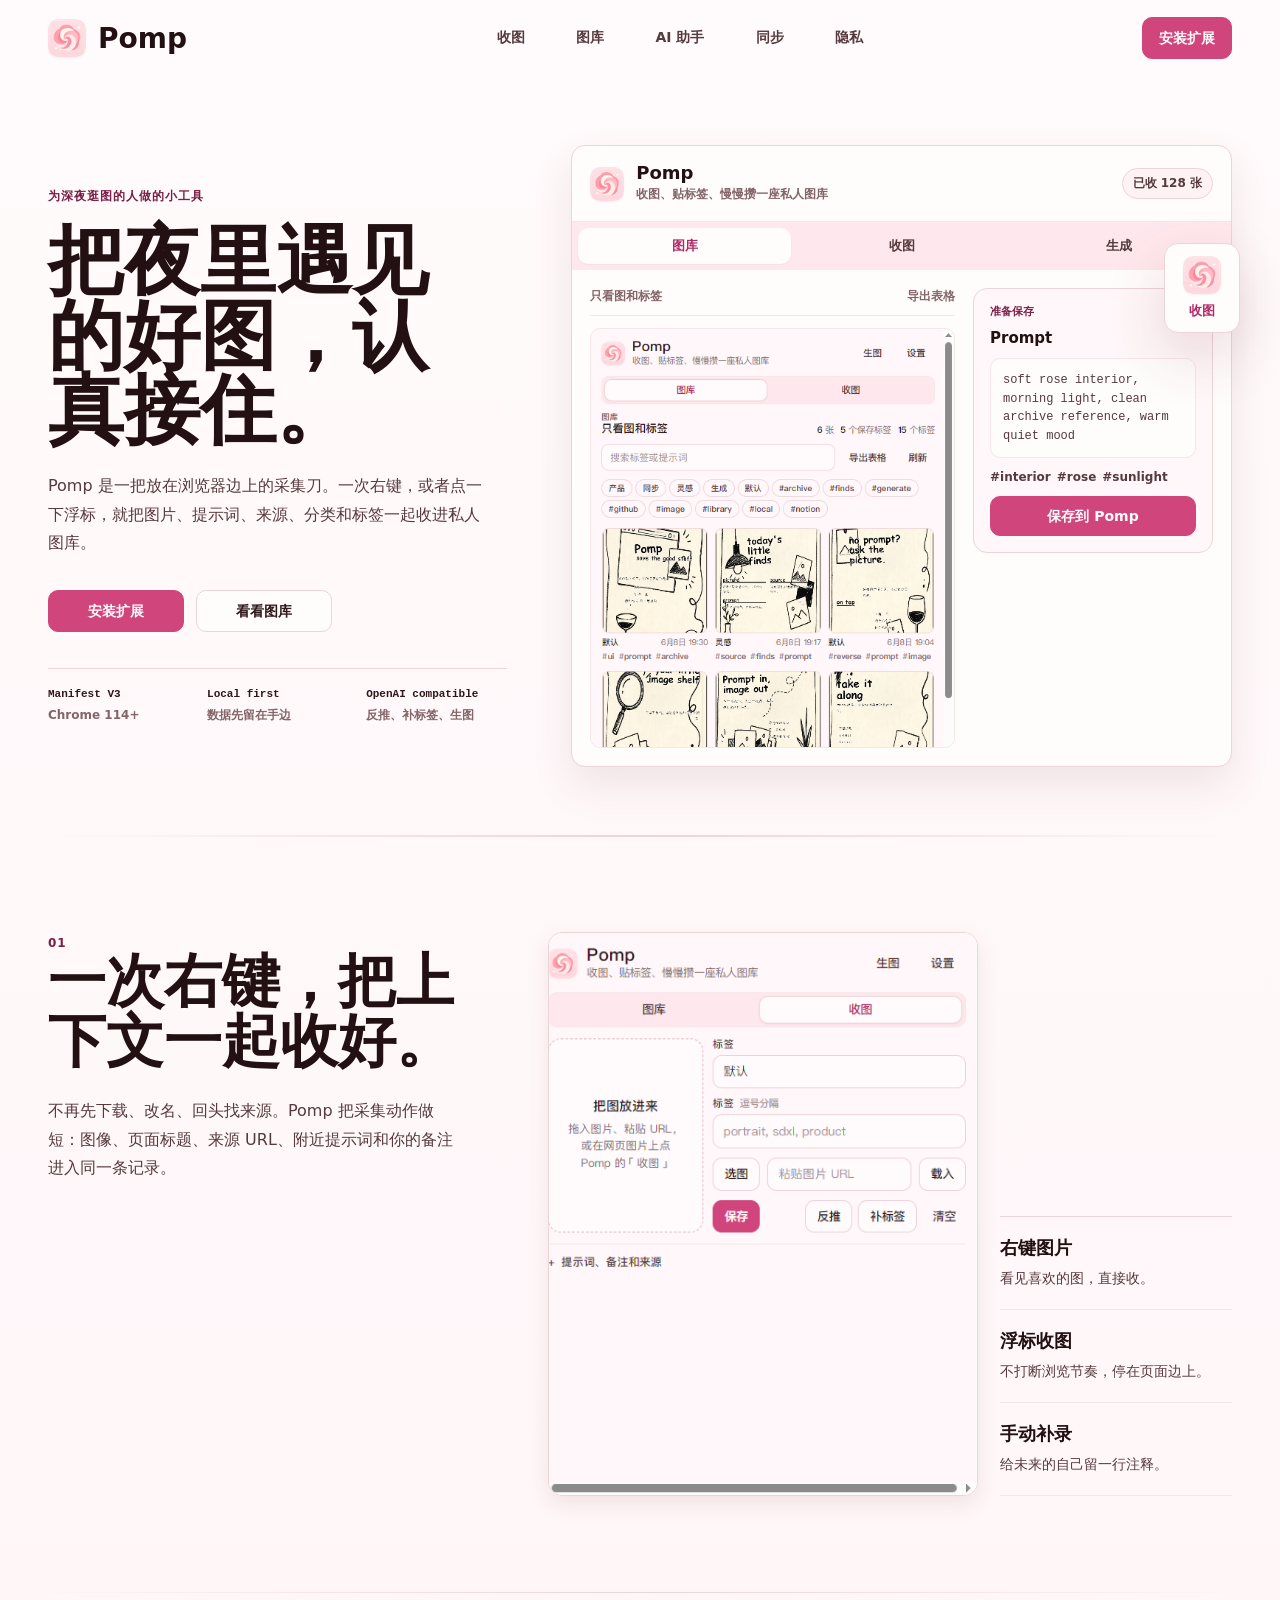
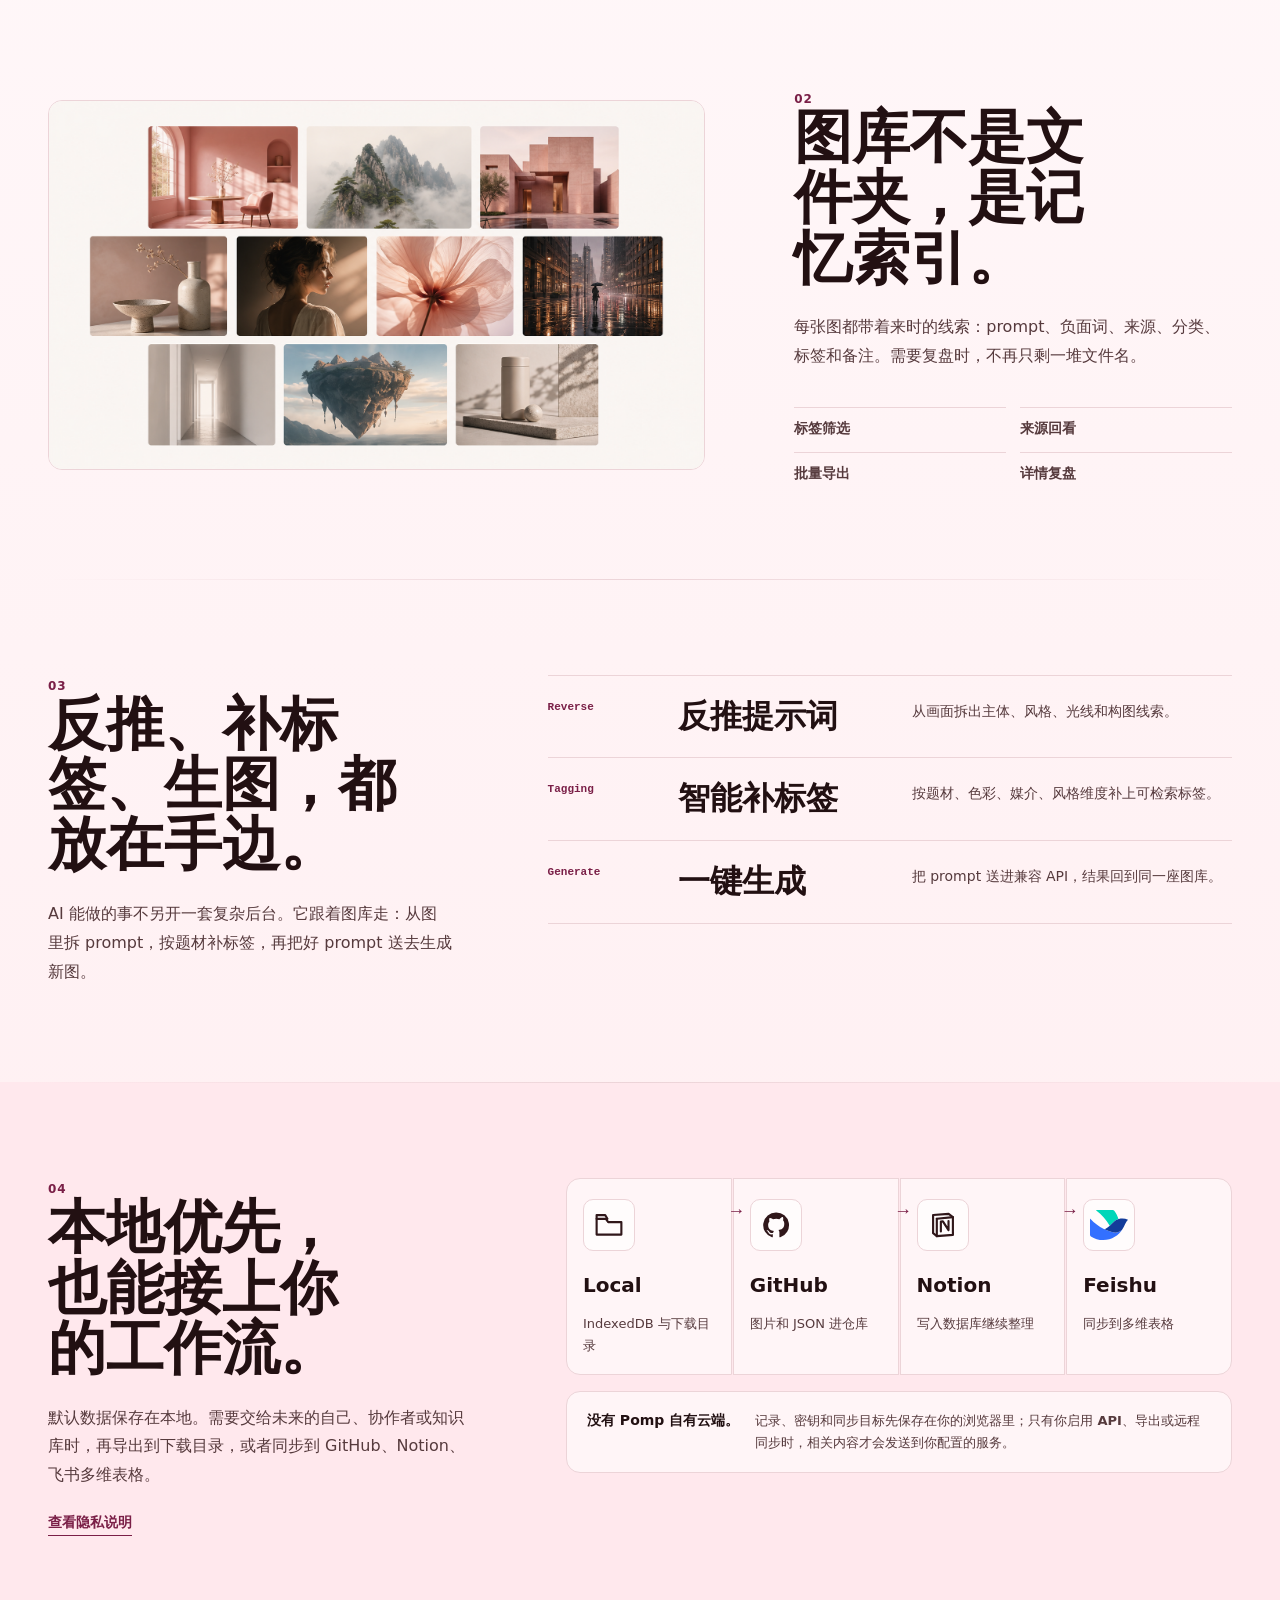
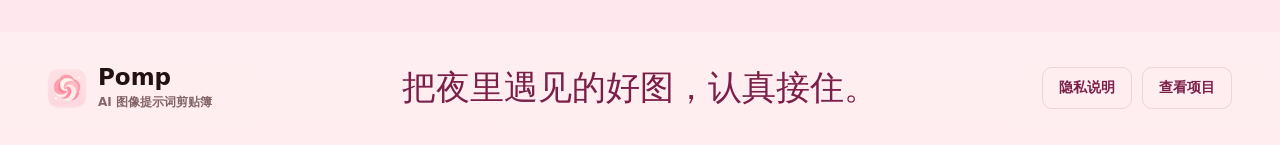
<file: index.html>
<!doctype html>
<html lang="zh-CN">
  <head>
    <meta charset="utf-8" />
    <meta name="viewport" content="width=device-width, initial-scale=1, viewport-fit=cover" />
    <meta
      name="description"
      content="Pomp 是给独立 AI 图像创作者准备的 Chrome 扩展，把图片、提示词、来源、标签和生成记录收成一座私人图库。"
    />
    <title>Pomp | AI 图像提示词剪贴簿</title>
    <link rel="icon" href="assets/pomp-icon48.png" />
    <link rel="stylesheet" href="styles.css" />
  </head>
  <body>
    <header class="site-header" aria-label="页面导航">
      <a class="brand" href="#top" aria-label="Pomp 首页">
        <img src="assets/pomp-icon48.png" alt="" width="48" height="48" decoding="async" />
        <span>Pomp</span>
      </a>

      <nav class="site-nav" aria-label="主要导航">
        <a href="#capture">收图</a>
        <a href="#archive">图库</a>
        <a href="#assist">AI 助手</a>
        <a href="#sync">同步</a>
        <a href="privacy.html">隐私</a>
      </nav>

      <a class="nav-action" href="https://github.com/Charlo-O/POMP" target="_blank" rel="noreferrer">
        安装扩展
      </a>
    </header>

    <main id="top">
      <section class="hero" aria-labelledby="hero-title">
        <div class="hero-copy">
          <p class="hero-mark">为深夜逛图的人做的小工具</p>
          <h1 id="hero-title">把夜里遇见的好图，认真接住。</h1>
          <p class="hero-lede">
            Pomp 是一把放在浏览器边上的采集刀。一次右键，或者点一下浮标，就把图片、提示词、来源、分类和标签一起收进私人图库。
          </p>

          <div class="hero-actions" aria-label="主要操作">
            <a class="button primary" href="https://github.com/Charlo-O/POMP" target="_blank" rel="noreferrer">
              安装扩展
            </a>
            <a class="button secondary" href="#archive">看看图库</a>
          </div>

          <dl class="hero-facts" aria-label="Pomp 特性">
            <div>
              <dt>Manifest V3</dt>
              <dd>Chrome 114+</dd>
            </div>
            <div>
              <dt>Local first</dt>
              <dd>数据先留在手边</dd>
            </div>
            <div>
              <dt>OpenAI compatible</dt>
              <dd>反推、补标签、生图</dd>
            </div>
          </dl>
        </div>

        <div class="hero-stage" aria-label="Pomp 产品预览">
          <div class="product-shell">
            <div class="shell-top">
              <div class="shell-brand">
                <img src="assets/pomp-icon48.png" alt="" width="48" height="48" decoding="async" />
                <div>
                  <strong>Pomp</strong>
                  <span>收图、贴标签、慢慢攒一座私人图库</span>
                </div>
              </div>
              <span class="shell-status">已收 128 张</span>
            </div>

            <div class="shell-tabs" role="tablist" aria-label="产品预览标签">
              <span class="active" role="tab" aria-selected="true">图库</span>
              <span role="tab">收图</span>
              <span role="tab">生成</span>
            </div>

            <div class="workspace-preview">
              <div class="archive-preview">
                <div class="toolbar">
                  <span>只看图和标签</span>
                  <span>导出表格</span>
                </div>
                <img
                  src="assets/source-library.png"
                  alt="Pomp 弹窗内的图库界面，包含图片网格、搜索栏和标签筛选"
                  width="488"
                  height="640"
                  decoding="async"
                  fetchpriority="high"
                />
              </div>

              <aside class="save-card" aria-label="收图卡片示例">
                <span class="card-label">准备保存</span>
                <strong>Prompt</strong>
                <p>soft rose interior, morning light, clean archive reference, warm quiet mood</p>
                <div class="tag-list">
                  <span>#interior</span>
                  <span>#rose</span>
                  <span>#sunlight</span>
                </div>
                <button type="button">保存到 Pomp</button>
              </aside>
            </div>
          </div>

          <div class="float-capture" aria-hidden="true">
            <img src="assets/pomp-icon48.png" alt="" width="48" height="48" decoding="async" />
            <span>收图</span>
          </div>
        </div>
      </section>

      <section id="capture" class="capture section-grid" aria-labelledby="capture-title">
        <div class="section-copy">
          <span class="section-index">01</span>
          <h2 id="capture-title">一次右键，把上下文一起收好。</h2>
          <p>
            不再先下载、改名、回头找来源。Pomp 把采集动作做短：图像、页面标题、来源 URL、附近提示词和你的备注进入同一条记录。
          </p>
        </div>

        <div class="capture-demo">
          <img
            src="assets/source-capture.png"
            alt="Pomp 收图页面，左侧可拖入图片，右侧可填写标签和提示词"
            width="488"
            height="640"
            loading="lazy"
            decoding="async"
          />
          <div class="capture-notes" aria-label="收图方式">
            <div>
              <strong>右键图片</strong>
              <span>看见喜欢的图，直接收。</span>
            </div>
            <div>
              <strong>浮标收图</strong>
              <span>不打断浏览节奏，停在页面边上。</span>
            </div>
            <div>
              <strong>手动补录</strong>
              <span>给未来的自己留一行注释。</span>
            </div>
          </div>
        </div>
      </section>

      <section id="archive" class="archive" aria-labelledby="archive-title">
        <div class="archive-media">
          <img
            src="assets/archive-contact-sheet.png"
            alt="由多张 AI 图像组成的私人图库拼贴"
            width="1792"
            height="1024"
            loading="lazy"
            decoding="async"
          />
        </div>

        <div class="section-copy archive-copy">
          <span class="section-index">02</span>
          <h2 id="archive-title">图库不是文件夹，是记忆索引。</h2>
          <p>
            每张图都带着来时的线索：prompt、负面词、来源、分类、标签和备注。需要复盘时，不再只剩一堆文件名。
          </p>
          <div class="archive-list" aria-label="图库能力">
            <span>标签筛选</span>
            <span>来源回看</span>
            <span>批量导出</span>
            <span>详情复盘</span>
          </div>
        </div>
      </section>

      <section id="assist" class="assist section-grid" aria-labelledby="assist-title">
        <div class="section-copy">
          <span class="section-index">03</span>
          <h2 id="assist-title">反推、补标签、生图，都放在手边。</h2>
          <p>
            AI 能做的事不另开一套复杂后台。它跟着图库走：从图里拆 prompt，按题材补标签，再把好 prompt 送去生成新图。
          </p>
        </div>

        <div class="tool-stack" aria-label="AI 助手工作流">
          <article>
            <span>Reverse</span>
            <strong>反推提示词</strong>
            <p>从画面拆出主体、风格、光线和构图线索。</p>
          </article>
          <article>
            <span>Tagging</span>
            <strong>智能补标签</strong>
            <p>按题材、色彩、媒介、风格维度补上可检索标签。</p>
          </article>
          <article>
            <span>Generate</span>
            <strong>一键生成</strong>
            <p>把 prompt 送进兼容 API，结果回到同一座图库。</p>
          </article>
        </div>
      </section>

      <section id="sync" class="sync" aria-labelledby="sync-title">
        <div class="section-copy">
          <span class="section-index">04</span>
          <h2 id="sync-title">本地优先，也能接上你的工作流。</h2>
          <p>
            默认数据保存在本地。需要交给未来的自己、协作者或知识库时，再导出到下载目录，或者同步到 GitHub、Notion、飞书多维表格。
          </p>
          <a class="text-link" href="privacy.html">查看隐私说明</a>
        </div>

        <div class="sync-panel">
          <div class="sync-flow" aria-label="同步路径">
            <div>
              <svg class="sync-icon local-icon" viewBox="0 0 32 32" aria-hidden="true">
                <path d="M5 10.5h8.2l2.1 3H27v11H5z" />
                <path d="M5 10.5V7.2h7.6l2 3.3" />
              </svg>
              <strong>Local</strong>
              <span>IndexedDB 与下载目录</span>
            </div>
            <div>
              <svg class="sync-icon github-icon" viewBox="0 0 32 32" aria-hidden="true">
                <path
                  d="M16 4.2a12 12 0 0 0-3.8 23.4c.6.1.8-.2.8-.6v-2.2c-3.3.7-4-1.4-4-1.4-.5-1.3-1.3-1.7-1.3-1.7-1.1-.7.1-.7.1-.7 1.2.1 1.9 1.3 1.9 1.3 1.1 1.9 2.9 1.3 3.6 1 .1-.8.4-1.3.8-1.6-2.7-.3-5.5-1.3-5.5-5.9 0-1.3.5-2.4 1.2-3.2-.1-.3-.5-1.6.1-3.2 0 0 1-.3 3.3 1.2a11.2 11.2 0 0 1 6 0C21.5 8.1 22.5 8.4 22.5 8.4c.6 1.6.2 2.9.1 3.2.8.8 1.2 1.9 1.2 3.2 0 4.6-2.8 5.6-5.5 5.9.5.4.9 1.2.9 2.4V27c0 .4.2.7.8.6A12 12 0 0 0 16 4.2z"
                />
              </svg>
              <strong>GitHub</strong>
              <span>图片和 JSON 进仓库</span>
            </div>
            <div>
              <svg class="sync-icon notion-icon" viewBox="0 0 32 32" aria-hidden="true">
                <path d="M7.2 7.1 21 6.1l3.8 2.8v15.9l-14.3 1.1-3.3-2.6z" />
                <path d="M10.5 10.4 24.8 9" />
                <path d="M10.5 10.4v15.5" />
                <path d="M14.1 21.8v-8.9l1.8-.1 5 7.7v-8.1" />
              </svg>
              <strong>Notion</strong>
              <span>写入数据库继续整理</span>
            </div>
            <div>
              <svg class="sync-icon feishu-icon" viewBox="62.16 94.5 407.87 324.19" aria-hidden="true">
                <path
                  d="M274.18 264.785q.515-.517 1.03-1.027c.685-.688 1.372-1.258 2.056-1.945l1.37-1.372 4.118-4.113 5.598-5.601 4.8-4.797 4.575-4.457 4.796-4.688 4.344-4.344 6.059-6.054c1.14-1.145 2.285-2.29 3.543-3.317 2.168-2.054 4.457-4 6.855-5.828 2.172-1.715 4.344-3.312 6.516-4.914 3.082-2.172 6.398-4.344 9.71-6.285 3.204-1.941 6.63-3.656 10.06-5.371 3.199-1.602 6.515-2.973 9.827-4.23 1.829-.684 3.774-1.372 5.602-2.055.914-.344 1.941-.688 2.856-.914-8.57-33.715-24.227-64.575-45.258-90.86-4.114-5.14-10.399-8.113-17.028-8.113H130.754c-3.203 0-4.457 4-1.945 5.941 59.543 43.66 109.144 99.887 145.03 164.801 0-.226.227-.34.34-.457m0 0"
                  fill="#00d6b9"
                />
                <path
                  d="M204.79 418.691c90.288 0 169.03-49.828 210.058-123.543 1.488-2.628 2.859-5.257 4.23-7.882q-3.087 6-6.86 11.312l-2.741 3.77c-1.141 1.488-2.399 2.972-3.657 4.457-1.03 1.144-2.058 2.285-3.086 3.316-2.058 2.172-4.343 4.227-6.629 6.172a53 53 0 0 1-3.886 3.2c-1.598 1.144-3.086 2.284-4.684 3.429-1.031.683-2.058 1.371-3.086 1.941-1.144.684-2.172 1.258-3.316 1.942a131 131 0 0 1-6.969 3.543c-2.059.918-4.117 1.828-6.289 2.515-2.285.801-4.57 1.602-6.969 2.285-3.543.914-7.086 1.715-10.742 2.286-2.629.457-5.258.687-8 .914-2.86.23-5.601.23-8.457.23-3.086 0-6.289-.23-9.488-.57a83 83 0 0 1-7.086-1.031c-2.055-.34-4.113-.801-6.168-1.258-1.031-.227-2.176-.57-3.203-.797-2.973-.8-6.055-1.602-9.028-2.516-1.488-.457-2.972-.914-4.457-1.258-2.172-.683-4.457-1.37-6.629-2.058-1.828-.57-3.656-1.14-5.37-1.711q-2.573-.86-5.145-1.715c-1.14-.344-2.285-.8-3.543-1.144-1.371-.457-2.856-1.028-4.227-1.485-1.027-.344-2.058-.687-2.972-1.027-1.942-.688-4-1.488-5.942-2.172-1.144-.457-2.285-.914-3.43-1.258-1.484-.57-3.085-1.144-4.57-1.828-1.601-.687-3.203-1.258-4.8-1.945-1.028-.457-2.06-.797-3.087-1.258-1.257-.57-2.628-1.027-3.886-1.598-1.028-.457-1.942-.8-2.969-1.258l-3.086-1.37c-.914-.344-1.832-.801-2.746-1.145a44 44 0 0 1-2.512-1.14c-.8-.345-1.715-.802-2.515-1.145-.914-.344-1.715-.801-2.512-1.141-1.031-.457-2.172-1.031-3.203-1.484-1.14-.575-2.285-1.032-3.426-1.602-1.258-.574-2.402-1.144-3.66-1.715-1.027-.457-2.055-1.027-3.082-1.484-54.172-26.973-102.172-63.086-143.09-106.746-2.055-2.172-5.71-.684-5.71 2.289l.112 154.398v12.57c0 7.317 3.543 14.06 9.598 18.172 38.172 24.801 83.773 39.543 132.914 39.543m0 0"
                  fill="#3370ff"
                />
                <path
                  d="M470.035 201.121c-18.285-9.031-38.86-14.059-60.687-14.059-12.914 0-25.485 1.829-37.371 5.141-1.372.344-2.743.8-4.114 1.258-.914.344-1.941.574-2.855.914-1.945.688-3.774 1.375-5.602 2.059-3.316 1.257-6.629 2.742-9.828 4.23-3.43 1.598-6.742 3.426-10.058 5.371a128 128 0 0 0-9.715 6.285c-2.285 1.602-4.457 3.2-6.512 4.914a154 154 0 0 0-6.86 5.828c-1.14 1.141-2.398 2.172-3.542 3.313l-6.055 6.059-4.344 4.343-4.8 4.684-4.57 4.46-4.802 4.798-11.086 11.086c-.687.687-1.37 1.37-2.058 1.945l-1.028 1.027c-.457.457-1.027 1.028-1.601 1.485-.57.57-1.14 1.031-1.711 1.601a244.4 244.4 0 0 1-49.828 35.313c1.027.457 2.168 1.027 3.199 1.488.8.34 1.715.797 2.512 1.14.8.344 1.715.801 2.515 1.145.801.344 1.602.684 2.516 1.14.914.345 1.828.802 2.742 1.145l3.086 1.371c1.027.457 1.942.801 2.969 1.258 1.258.57 2.629 1.028 3.887 1.598 1.03.46 2.058.8 3.086 1.258 1.601.687 3.199 1.258 4.8 1.945 1.485.57 3.086 1.14 4.57 1.828 1.145.457 2.286.914 3.43 1.258 1.946.684 4 1.484 5.946 2.172a81 81 0 0 1 2.968 1.027c1.371.457 2.856 1.028 4.23 1.485 1.141.343 2.286.8 3.544 1.14q2.567.86 5.14 1.719c1.829.57 3.657 1.14 5.372 1.71 2.171.688 4.457 1.376 6.628 2.06 1.489.457 2.973.914 4.457 1.257 2.973.914 5.942 1.715 9.032 2.512 1.027.344 2.168.574 3.199.8 2.055.458 4.113.915 6.172 1.259 2.398.457 4.683.8 7.082 1.03 3.203.34 6.402.571 9.488.571 2.856 0 5.715 0 8.457-.23 2.63-.227 5.371-.457 8-.914 3.656-.57 7.2-1.371 10.742-2.286 2.399-.683 4.688-1.37 6.973-2.285 2.172-.8 4.227-1.601 6.285-2.515 2.399-1.028 4.684-2.285 6.973-3.543 1.14-.57 2.168-1.258 3.312-1.942 1.028-.687 2.059-1.257 3.086-1.945 1.602-1.027 3.2-2.168 4.684-3.426a52 52 0 0 0 3.887-3.203c2.289-1.941 4.457-4 6.628-6.168 1.032-1.031 2.06-2.172 3.086-3.316 1.258-1.485 2.516-2.969 3.657-4.457.918-1.258 1.828-2.512 2.742-3.77 2.515-3.543 4.8-7.316 6.86-11.199l2.284-4.688 21.145-42.171v.113c6.742-14.742 16.226-28.113 27.656-39.426m0 0"
                  fill="#133c9a"
                />
              </svg>
              <strong>Feishu</strong>
              <span>同步到多维表格</span>
            </div>
          </div>

          <div class="privacy-strip" aria-label="隐私承诺">
            <strong>没有 Pomp 自有云端。</strong>
            <span>记录、密钥和同步目标先保存在你的浏览器里；只有你启用 API、导出或远程同步时，相关内容才会发送到你配置的服务。</span>
          </div>
        </div>
      </section>
    </main>

    <footer class="site-footer">
      <div class="footer-brand">
        <img src="assets/pomp-icon48.png" alt="" width="48" height="48" loading="lazy" decoding="async" />
        <div>
          <strong>Pomp</strong>
          <span>AI 图像提示词剪贴簿</span>
        </div>
      </div>
      <p>把夜里遇见的好图，认真接住。</p>
      <div class="footer-links">
        <a href="privacy.html">隐私说明</a>
        <a href="https://github.com/Charlo-O/POMP" target="_blank" rel="noreferrer">查看项目</a>
      </div>
    </footer>
  </body>
</html>
</file>
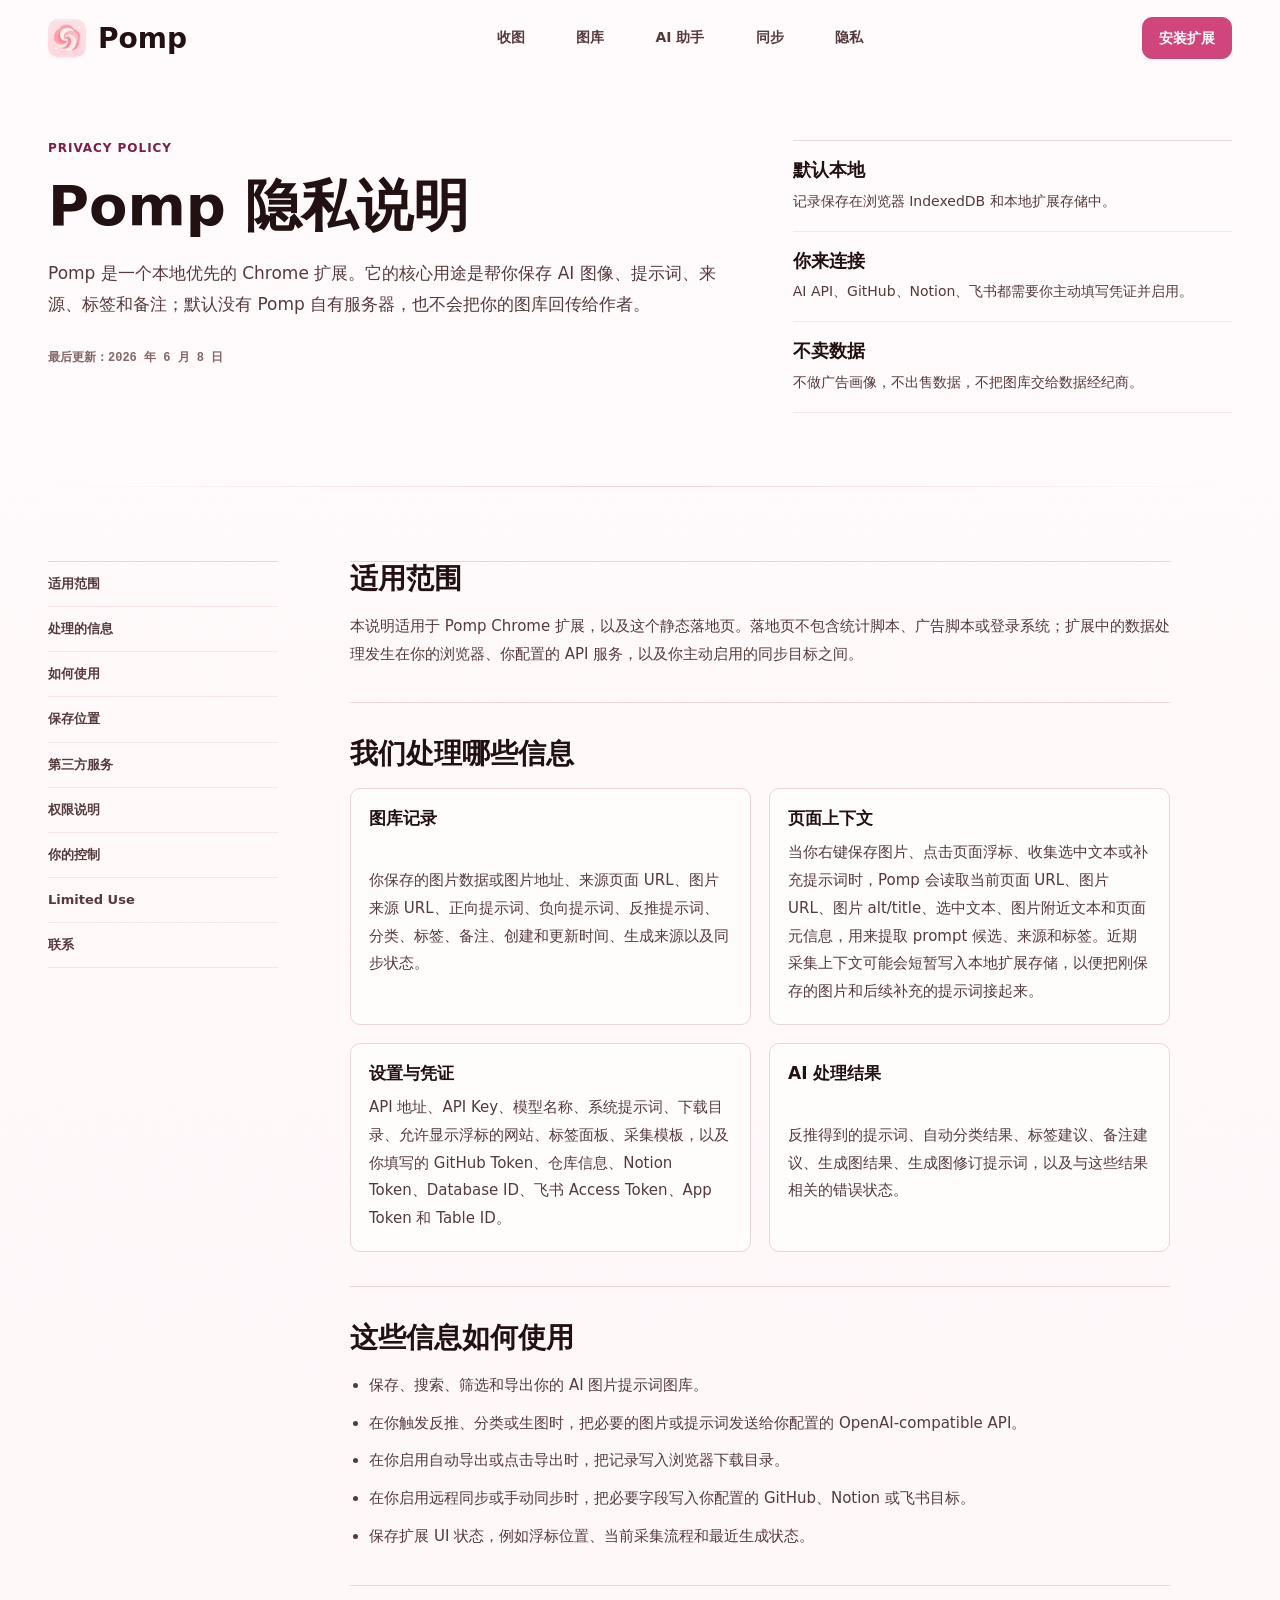
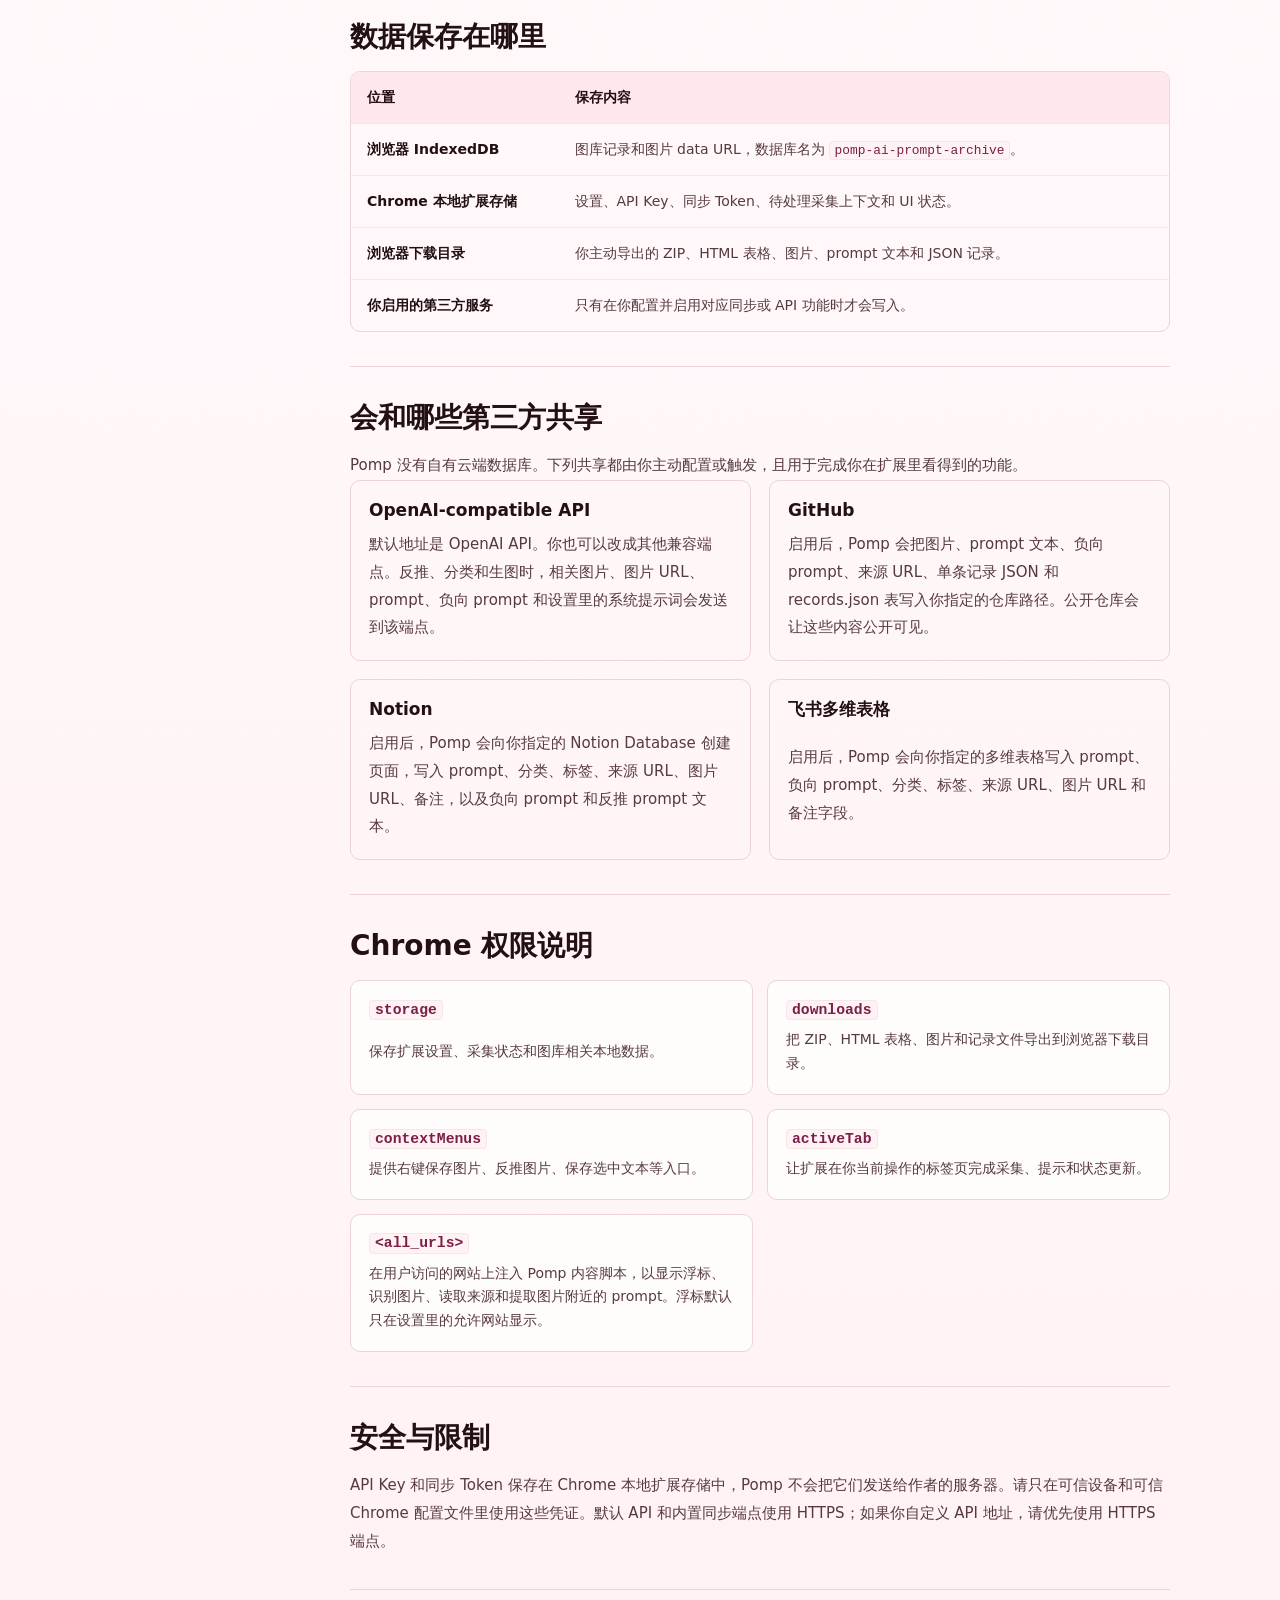
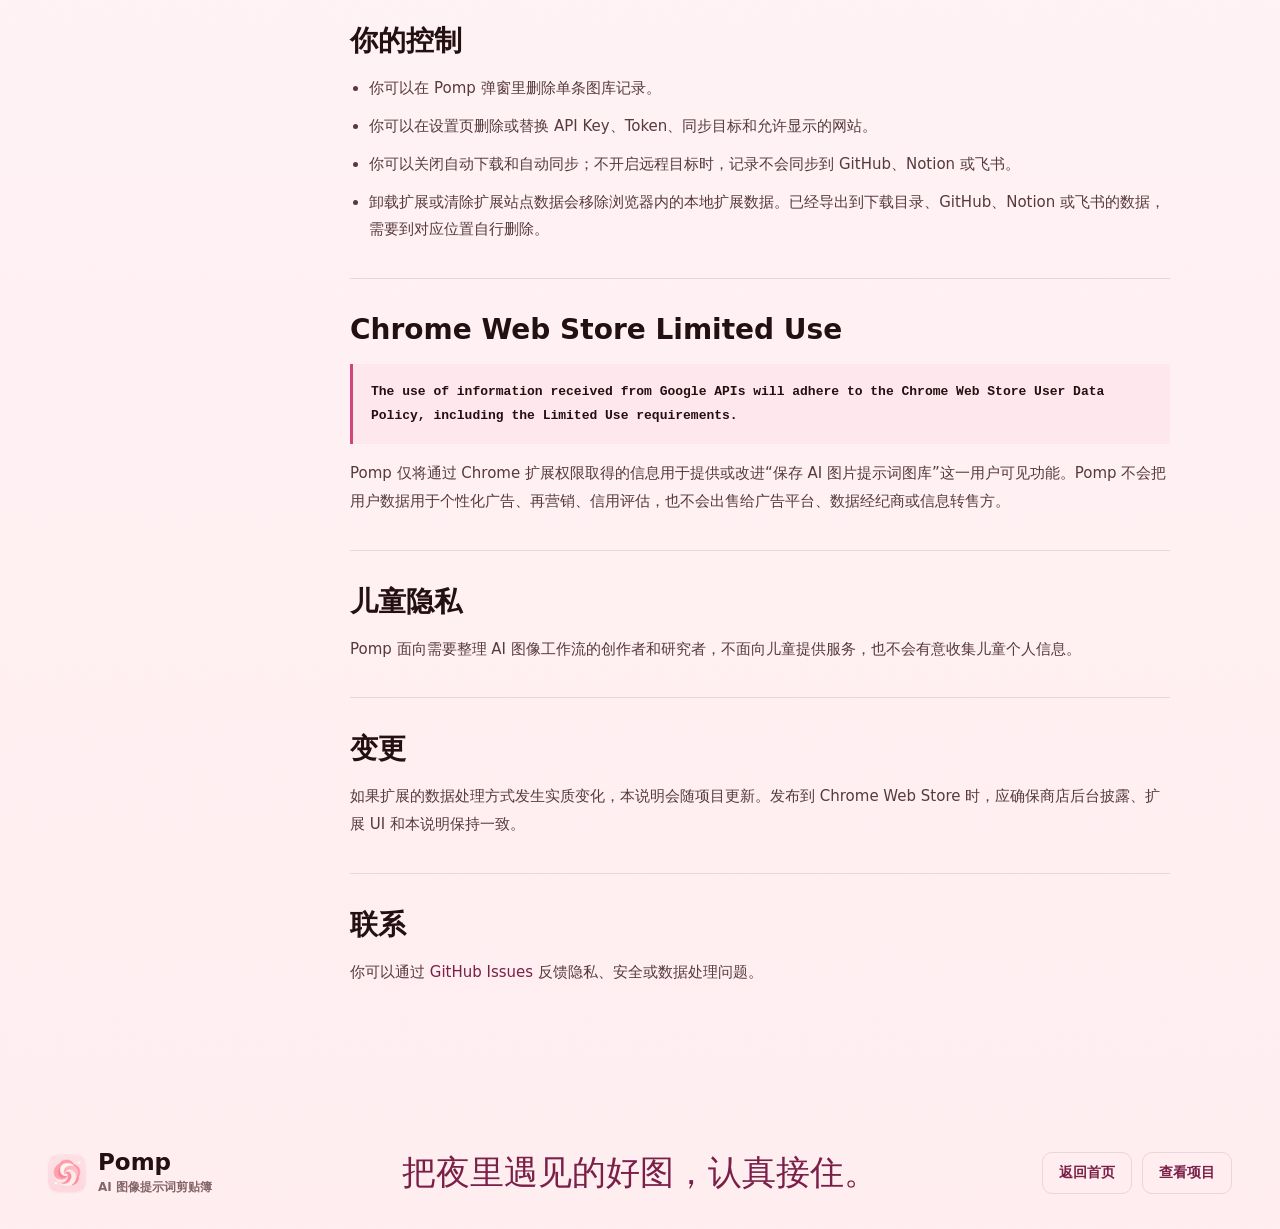
<file: privacy.html>
<!doctype html>
<html lang="zh-CN">
  <head>
    <meta charset="utf-8" />
    <meta name="viewport" content="width=device-width, initial-scale=1, viewport-fit=cover" />
    <meta
      name="description"
      content="Pomp 隐私说明：了解这个本地优先 Chrome 扩展如何保存 AI 图片、提示词、来源、标签、API 密钥和可选同步数据。"
    />
    <title>Pomp 隐私说明 | AI 图像提示词剪贴簿</title>
    <link rel="icon" href="assets/pomp-icon48.png" />
    <link rel="stylesheet" href="styles.css" />
  </head>
  <body>
    <header class="site-header" aria-label="页面导航">
      <a class="brand" href="index.html#top" aria-label="Pomp 首页">
        <img src="assets/pomp-icon48.png" alt="" width="48" height="48" decoding="async" />
        <span>Pomp</span>
      </a>

      <nav class="site-nav" aria-label="主要导航">
        <a href="index.html#capture">收图</a>
        <a href="index.html#archive">图库</a>
        <a href="index.html#assist">AI 助手</a>
        <a href="index.html#sync">同步</a>
        <a href="privacy.html" aria-current="page">隐私</a>
      </nav>

      <a class="nav-action" href="https://github.com/Charlo-O/POMP" target="_blank" rel="noreferrer">
        安装扩展
      </a>
    </header>

    <main id="top" class="privacy-page">
      <section class="privacy-hero" aria-labelledby="privacy-title">
        <div>
          <p class="hero-mark">Privacy Policy</p>
          <h1 id="privacy-title">Pomp 隐私说明</h1>
          <p class="privacy-lede">
            Pomp 是一个本地优先的 Chrome 扩展。它的核心用途是帮你保存 AI 图像、提示词、来源、标签和备注；默认没有 Pomp 自有服务器，也不会把你的图库回传给作者。
          </p>
          <p class="privacy-date">最后更新：2026 年 6 月 8 日</p>
        </div>

        <div class="privacy-summary" aria-label="隐私重点">
          <div>
            <strong>默认本地</strong>
            <span>记录保存在浏览器 IndexedDB 和本地扩展存储中。</span>
          </div>
          <div>
            <strong>你来连接</strong>
            <span>AI API、GitHub、Notion、飞书都需要你主动填写凭证并启用。</span>
          </div>
          <div>
            <strong>不卖数据</strong>
            <span>不做广告画像，不出售数据，不把图库交给数据经纪商。</span>
          </div>
        </div>
      </section>

      <section class="privacy-grid" aria-label="隐私说明正文">
        <aside class="privacy-toc" aria-label="隐私目录">
          <a href="#scope">适用范围</a>
          <a href="#data">处理的信息</a>
          <a href="#use">如何使用</a>
          <a href="#storage">保存位置</a>
          <a href="#sharing">第三方服务</a>
          <a href="#permissions">权限说明</a>
          <a href="#control">你的控制</a>
          <a href="#limited-use">Limited Use</a>
          <a href="#contact">联系</a>
        </aside>

        <article class="privacy-policy">
          <section id="scope">
            <h2>适用范围</h2>
            <p>
              本说明适用于 Pomp Chrome 扩展，以及这个静态落地页。落地页不包含统计脚本、广告脚本或登录系统；扩展中的数据处理发生在你的浏览器、你配置的 API 服务，以及你主动启用的同步目标之间。
            </p>
          </section>

          <section id="data">
            <h2>我们处理哪些信息</h2>
            <div class="policy-list">
              <div>
                <h3>图库记录</h3>
                <p>
                  你保存的图片数据或图片地址、来源页面 URL、图片来源 URL、正向提示词、负向提示词、反推提示词、分类、标签、备注、创建和更新时间、生成来源以及同步状态。
                </p>
              </div>
              <div>
                <h3>页面上下文</h3>
                <p>
                  当你右键保存图片、点击页面浮标、收集选中文本或补充提示词时，Pomp 会读取当前页面 URL、图片 URL、图片 alt/title、选中文本、图片附近文本和页面元信息，用来提取 prompt 候选、来源和标签。近期采集上下文可能会短暂写入本地扩展存储，以便把刚保存的图片和后续补充的提示词接起来。
                </p>
              </div>
              <div>
                <h3>设置与凭证</h3>
                <p>
                  API 地址、API Key、模型名称、系统提示词、下载目录、允许显示浮标的网站、标签面板、采集模板，以及你填写的 GitHub Token、仓库信息、Notion Token、Database ID、飞书 Access Token、App Token 和 Table ID。
                </p>
              </div>
              <div>
                <h3>AI 处理结果</h3>
                <p>
                  反推得到的提示词、自动分类结果、标签建议、备注建议、生成图结果、生成图修订提示词，以及与这些结果相关的错误状态。
                </p>
              </div>
            </div>
          </section>

          <section id="use">
            <h2>这些信息如何使用</h2>
            <ul>
              <li>保存、搜索、筛选和导出你的 AI 图片提示词图库。</li>
              <li>在你触发反推、分类或生图时，把必要的图片或提示词发送给你配置的 OpenAI-compatible API。</li>
              <li>在你启用自动导出或点击导出时，把记录写入浏览器下载目录。</li>
              <li>在你启用远程同步或手动同步时，把必要字段写入你配置的 GitHub、Notion 或飞书目标。</li>
              <li>保存扩展 UI 状态，例如浮标位置、当前采集流程和最近生成状态。</li>
            </ul>
          </section>

          <section id="storage">
            <h2>数据保存在哪里</h2>
            <div class="data-table" role="table" aria-label="数据保存位置">
              <div role="row">
                <strong role="columnheader">位置</strong>
                <strong role="columnheader">保存内容</strong>
              </div>
              <div role="row">
                <span role="cell">浏览器 IndexedDB</span>
                <span role="cell">图库记录和图片 data URL，数据库名为 <code>pomp-ai-prompt-archive</code>。</span>
              </div>
              <div role="row">
                <span role="cell">Chrome 本地扩展存储</span>
                <span role="cell">设置、API Key、同步 Token、待处理采集上下文和 UI 状态。</span>
              </div>
              <div role="row">
                <span role="cell">浏览器下载目录</span>
                <span role="cell">你主动导出的 ZIP、HTML 表格、图片、prompt 文本和 JSON 记录。</span>
              </div>
              <div role="row">
                <span role="cell">你启用的第三方服务</span>
                <span role="cell">只有在你配置并启用对应同步或 API 功能时才会写入。</span>
              </div>
            </div>
          </section>

          <section id="sharing">
            <h2>会和哪些第三方共享</h2>
            <p>
              Pomp 没有自有云端数据库。下列共享都由你主动配置或触发，且用于完成你在扩展里看得到的功能。
            </p>
            <div class="policy-list compact">
              <div>
                <h3>OpenAI-compatible API</h3>
                <p>
                  默认地址是 OpenAI API。你也可以改成其他兼容端点。反推、分类和生图时，相关图片、图片 URL、prompt、负向 prompt 和设置里的系统提示词会发送到该端点。
                </p>
              </div>
              <div>
                <h3>GitHub</h3>
                <p>
                  启用后，Pomp 会把图片、prompt 文本、负向 prompt、来源 URL、单条记录 JSON 和 records.json 表写入你指定的仓库路径。公开仓库会让这些内容公开可见。
                </p>
              </div>
              <div>
                <h3>Notion</h3>
                <p>
                  启用后，Pomp 会向你指定的 Notion Database 创建页面，写入 prompt、分类、标签、来源 URL、图片 URL、备注，以及负向 prompt 和反推 prompt 文本。
                </p>
              </div>
              <div>
                <h3>飞书多维表格</h3>
                <p>
                  启用后，Pomp 会向你指定的多维表格写入 prompt、负向 prompt、分类、标签、来源 URL、图片 URL 和备注字段。
                </p>
              </div>
            </div>
          </section>

          <section id="permissions">
            <h2>Chrome 权限说明</h2>
            <div class="permission-grid">
              <div>
                <strong><code>storage</code></strong>
                <span>保存扩展设置、采集状态和图库相关本地数据。</span>
              </div>
              <div>
                <strong><code>downloads</code></strong>
                <span>把 ZIP、HTML 表格、图片和记录文件导出到浏览器下载目录。</span>
              </div>
              <div>
                <strong><code>contextMenus</code></strong>
                <span>提供右键保存图片、反推图片、保存选中文本等入口。</span>
              </div>
              <div>
                <strong><code>activeTab</code></strong>
                <span>让扩展在你当前操作的标签页完成采集、提示和状态更新。</span>
              </div>
              <div>
                <strong><code>&lt;all_urls&gt;</code></strong>
                <span>在用户访问的网站上注入 Pomp 内容脚本，以显示浮标、识别图片、读取来源和提取图片附近的 prompt。浮标默认只在设置里的允许网站显示。</span>
              </div>
            </div>
          </section>

          <section id="security">
            <h2>安全与限制</h2>
            <p>
              API Key 和同步 Token 保存在 Chrome 本地扩展存储中，Pomp 不会把它们发送给作者的服务器。请只在可信设备和可信 Chrome 配置文件里使用这些凭证。默认 API 和内置同步端点使用 HTTPS；如果你自定义 API 地址，请优先使用 HTTPS 端点。
            </p>
          </section>

          <section id="control">
            <h2>你的控制</h2>
            <ul>
              <li>你可以在 Pomp 弹窗里删除单条图库记录。</li>
              <li>你可以在设置页删除或替换 API Key、Token、同步目标和允许显示的网站。</li>
              <li>你可以关闭自动下载和自动同步；不开启远程目标时，记录不会同步到 GitHub、Notion 或飞书。</li>
              <li>卸载扩展或清除扩展站点数据会移除浏览器内的本地扩展数据。已经导出到下载目录、GitHub、Notion 或飞书的数据，需要到对应位置自行删除。</li>
            </ul>
          </section>

          <section id="limited-use">
            <h2>Chrome Web Store Limited Use</h2>
            <p class="limited-use">
              The use of information received from Google APIs will adhere to the Chrome Web Store User Data Policy, including the Limited Use requirements.
            </p>
            <p>
              Pomp 仅将通过 Chrome 扩展权限取得的信息用于提供或改进“保存 AI 图片提示词图库”这一用户可见功能。Pomp 不会把用户数据用于个性化广告、再营销、信用评估，也不会出售给广告平台、数据经纪商或信息转售方。
            </p>
          </section>

          <section id="children">
            <h2>儿童隐私</h2>
            <p>
              Pomp 面向需要整理 AI 图像工作流的创作者和研究者，不面向儿童提供服务，也不会有意收集儿童个人信息。
            </p>
          </section>

          <section id="changes">
            <h2>变更</h2>
            <p>
              如果扩展的数据处理方式发生实质变化，本说明会随项目更新。发布到 Chrome Web Store 时，应确保商店后台披露、扩展 UI 和本说明保持一致。
            </p>
          </section>

          <section id="contact">
            <h2>联系</h2>
            <p>
              你可以通过
              <a href="https://github.com/Charlo-O/POMP/issues" target="_blank" rel="noreferrer">GitHub Issues</a>
              反馈隐私、安全或数据处理问题。
            </p>
          </section>
        </article>
      </section>
    </main>

    <footer class="site-footer">
      <div class="footer-brand">
        <img src="assets/pomp-icon48.png" alt="" width="48" height="48" loading="lazy" decoding="async" />
        <div>
          <strong>Pomp</strong>
          <span>AI 图像提示词剪贴簿</span>
        </div>
      </div>
      <p>把夜里遇见的好图，认真接住。</p>
      <div class="footer-links">
        <a href="index.html#top">返回首页</a>
        <a href="https://github.com/Charlo-O/POMP" target="_blank" rel="noreferrer">查看项目</a>
      </div>
    </footer>
  </body>
</html>
</file>
<file: styles.css>
:root {
  color-scheme: light;
  --paper: oklch(98.6% 0.012 8);
  --paper-deep: oklch(96.4% 0.022 8);
  --panel: oklch(99.4% 0.006 8);
  --panel-blush: oklch(95.6% 0.034 6);
  --panel-soft: oklch(97.4% 0.016 8);
  --ink-deep: oklch(20% 0.03 12);
  --ink: oklch(24% 0.04 12);
  --ink-mid: oklch(38% 0.04 12);
  --muted: oklch(54% 0.04 12);
  --line: oklch(89% 0.028 6);
  --line-soft: oklch(94% 0.018 6);
  --line-strong: oklch(82% 0.05 4);
  --carmine: oklch(60% 0.18 0);
  --carmine-deep: oklch(52% 0.18 358);
  --carmine-ink: oklch(40% 0.13 358);
  --carmine-mist: oklch(94% 0.04 4);
  --rose-gold: oklch(72% 0.09 40);
  --moss: oklch(58% 0.12 160);
  --shadow-sm: 0 1px 2px oklch(40% 0.06 12 / 0.06);
  --shadow-md: 0 8px 22px oklch(40% 0.08 12 / 0.1);
  --shadow-lg: 0 22px 58px oklch(40% 0.1 12 / 0.16);
  --max: 1240px;
  --radius-xs: 4px;
  --radius-sm: 6px;
  --radius-md: 10px;
  --radius-lg: 14px;
  --ease: cubic-bezier(0.22, 1, 0.36, 1);
  font-family:
    "PingFang SC", "HarmonyOS Sans SC", "Microsoft YaHei UI", "Hiragino Sans GB",
    -apple-system, BlinkMacSystemFont, "Segoe UI", system-ui, sans-serif;
  -webkit-font-smoothing: antialiased;
  font-kerning: normal;
  text-rendering: optimizeLegibility;
}

* {
  box-sizing: border-box;
}

html {
  background: var(--paper);
  scroll-behavior: smooth;
}

body {
  background:
    linear-gradient(180deg, oklch(99.2% 0.008 8), var(--paper) 42%, var(--paper-deep)),
    var(--paper);
  color: var(--ink);
  margin: 0;
  min-width: 320px;
  overflow-x: hidden;
}

a {
  color: inherit;
  text-decoration: none;
}

button {
  font: inherit;
}

img {
  display: block;
  max-width: 100%;
}

a:focus-visible,
button:focus-visible {
  outline: 2px solid var(--carmine);
  outline-offset: 3px;
}

.site-header {
  align-items: center;
  display: grid;
  gap: 24px;
  grid-template-columns: 170px 1fr auto;
  margin: 0 auto;
  max-width: var(--max);
  min-height: 76px;
  padding: 16px 28px;
  position: relative;
  z-index: 3;
}

.brand,
.footer-brand,
.shell-brand {
  align-items: center;
  display: inline-flex;
  gap: 12px;
}

.brand img,
.footer-brand img,
.shell-brand img,
.float-capture img {
  border-radius: var(--radius-md);
  box-shadow: var(--shadow-sm);
  flex: 0 0 auto;
}

.brand img,
.footer-brand img {
  height: 38px;
  width: 38px;
}

.brand span {
  color: var(--ink-deep);
  font-size: 28px;
  font-weight: 850;
  letter-spacing: 0;
}

.site-nav {
  align-items: center;
  display: flex;
  gap: clamp(22px, 4vw, 52px);
  justify-content: center;
}

.site-nav a {
  color: var(--ink-mid);
  font-size: 14px;
  font-weight: 760;
  padding: 10px 0;
  position: relative;
  white-space: nowrap;
}

.site-nav a::after {
  background: var(--carmine);
  bottom: 3px;
  content: "";
  height: 1px;
  left: 0;
  opacity: 0;
  position: absolute;
  transform: scaleX(0.5);
  transition: opacity 160ms var(--ease), transform 160ms var(--ease);
  width: 100%;
}

.site-nav a:hover {
  color: var(--ink);
}

.site-nav a:hover::after {
  opacity: 1;
  transform: scaleX(1);
}

.nav-action,
.button,
.save-card button {
  align-items: center;
  border-radius: var(--radius-md);
  display: inline-flex;
  font-size: 14px;
  font-weight: 820;
  justify-content: center;
  line-height: 1;
  min-height: 42px;
  transition:
    background-color 160ms var(--ease),
    border-color 160ms var(--ease),
    box-shadow 160ms var(--ease),
    color 160ms var(--ease),
    transform 160ms var(--ease);
}

.nav-action,
.primary,
.save-card button {
  background: var(--carmine);
  border: 1px solid var(--carmine);
  color: oklch(99% 0.006 8);
}

.nav-action {
  padding: 0 16px;
}

.nav-action:hover,
.primary:hover,
.save-card button:hover {
  background: var(--carmine-deep);
  border-color: var(--carmine-deep);
  box-shadow: var(--shadow-md);
  transform: translateY(-1px);
}

.button {
  min-width: 136px;
  padding: 0 20px;
}

.secondary {
  background: var(--panel);
  border: 1px solid var(--line);
  color: var(--ink);
}

.secondary:hover {
  background: var(--panel-soft);
  border-color: var(--line-strong);
  transform: translateY(-1px);
}

.text-link {
  align-items: center;
  color: var(--carmine-ink);
  display: inline-flex;
  font-size: 14px;
  font-weight: 820;
  gap: 8px;
  margin-top: 24px;
  padding-bottom: 4px;
  position: relative;
}

.text-link::after {
  background: currentColor;
  bottom: 0;
  content: "";
  height: 1px;
  left: 0;
  position: absolute;
  right: 0;
  transform-origin: left;
  transition: transform 160ms var(--ease);
}

.text-link:hover::after {
  transform: scaleX(0.72);
}

.hero {
  align-items: center;
  display: grid;
  gap: clamp(32px, 5vw, 72px);
  grid-template-columns: minmax(360px, 0.82fr) minmax(520px, 1.18fr);
  margin: 0 auto;
  max-width: var(--max);
  min-height: min(760px, calc(100svh - 76px));
  padding: clamp(28px, 5vw, 64px) 28px 64px;
  position: relative;
}

.hero::after,
.section-grid::before,
.archive::before,
.sync::before {
  background: linear-gradient(90deg, transparent, var(--line), transparent);
  content: "";
  height: 1px;
  left: 28px;
  position: absolute;
  right: 28px;
}

.hero::after {
  bottom: 0;
}

.hero-copy {
  max-width: 610px;
}

.hero-mark,
.section-index {
  color: var(--carmine-ink);
  font-size: 12px;
  font-weight: 820;
  letter-spacing: 0.08em;
  line-height: 1.4;
  margin: 0 0 20px;
  text-transform: uppercase;
}

.hero h1 {
  color: var(--ink-deep);
  font-size: clamp(44px, 6vw, 76px);
  font-weight: 900;
  letter-spacing: 0;
  line-height: 0.98;
  margin: 0;
  max-width: 680px;
  text-wrap: balance;
  overflow-wrap: anywhere;
}

.hero-lede,
.section-copy p {
  color: var(--ink-mid);
  font-size: 16px;
  font-weight: 540;
  line-height: 1.8;
  margin: 24px 0 0;
  max-width: 58ch;
  text-wrap: pretty;
}

.hero-actions {
  display: flex;
  flex-wrap: wrap;
  gap: 12px;
  margin-top: 32px;
}

.hero-facts {
  border-top: 1px solid var(--line);
  display: grid;
  gap: 18px;
  grid-template-columns: repeat(3, minmax(0, 1fr));
  margin: 36px 0 0;
  padding-top: 18px;
}

.hero-facts div,
.hero-facts dt,
.hero-facts dd {
  margin: 0;
}

.hero-facts dt {
  color: var(--ink);
  font-family: ui-monospace, "SF Mono", "JetBrains Mono", Menlo, Consolas, monospace;
  font-size: 11px;
  font-weight: 760;
  line-height: 1.45;
}

.hero-facts dd {
  color: var(--muted);
  font-size: 12px;
  font-weight: 650;
  line-height: 1.45;
  margin-top: 4px;
}

.hero-stage {
  min-height: 600px;
  min-width: 0;
  position: relative;
}

.product-shell {
  background: var(--panel);
  border: 1px solid var(--line);
  border-radius: var(--radius-lg);
  box-shadow: 0 18px 42px oklch(40% 0.08 12 / 0.11);
  margin-left: auto;
  max-width: 690px;
  min-width: 0;
  overflow: hidden;
}

.shell-top {
  align-items: center;
  border-bottom: 1px solid var(--line-soft);
  display: flex;
  justify-content: space-between;
  gap: 18px;
  padding: 18px;
}

.shell-brand img {
  height: 34px;
  width: 34px;
}

.shell-brand strong {
  color: var(--ink-deep);
  display: block;
  font-size: 18px;
  font-weight: 870;
  line-height: 1;
}

.shell-brand span {
  color: var(--muted);
  display: block;
  font-size: 12px;
  font-weight: 620;
  line-height: 1.3;
  margin-top: 5px;
}

.shell-status {
  background: var(--panel-soft);
  border: 1px solid var(--line);
  border-radius: 999px;
  color: var(--ink-mid);
  flex: 0 0 auto;
  font-size: 12px;
  font-weight: 760;
  padding: 6px 10px;
}

.shell-tabs {
  background: var(--panel-blush);
  display: grid;
  gap: 4px;
  grid-template-columns: repeat(3, 1fr);
  padding: 6px;
}

.shell-tabs span {
  border-radius: var(--radius-md);
  color: var(--ink-mid);
  font-size: 13px;
  font-weight: 780;
  padding: 9px 10px;
  text-align: center;
}

.shell-tabs .active {
  background: var(--panel);
  box-shadow: var(--shadow-sm);
  color: var(--carmine-deep);
}

.workspace-preview {
  display: grid;
  gap: 18px;
  grid-template-columns: minmax(0, 1fr) 240px;
  padding: 18px;
}

.archive-preview {
  min-width: 0;
}

.toolbar {
  align-items: center;
  border-bottom: 1px solid var(--line-soft);
  color: var(--muted);
  display: flex;
  font-size: 12px;
  font-weight: 750;
  justify-content: space-between;
  margin-bottom: 12px;
  padding-bottom: 10px;
}

.archive-preview img {
  aspect-ratio: 488 / 640;
  border: 1px solid var(--line-soft);
  border-radius: var(--radius-md);
  height: 420px;
  object-fit: cover;
  object-position: top center;
  width: 100%;
}

.save-card {
  align-self: start;
  background: var(--paper);
  border: 1px solid var(--line);
  border-radius: var(--radius-lg);
  display: grid;
  gap: 12px;
  padding: 16px;
}

.card-label,
.tool-stack span {
  color: var(--carmine-ink);
  font-family: ui-monospace, "SF Mono", "JetBrains Mono", Menlo, Consolas, monospace;
  font-size: 11px;
  font-weight: 760;
  line-height: 1.3;
}

.save-card strong {
  color: var(--ink-deep);
  font-size: 15px;
  font-weight: 850;
  line-height: 1;
}

.save-card p {
  background: var(--panel);
  border: 1px solid var(--line-soft);
  border-radius: var(--radius-md);
  color: var(--ink-mid);
  font-family: ui-monospace, "SF Mono", "JetBrains Mono", Menlo, Consolas, monospace;
  font-size: 12px;
  line-height: 1.55;
  margin: 0;
  padding: 12px;
}

.tag-list {
  display: flex;
  flex-wrap: wrap;
  gap: 6px;
}

.tag-list span {
  color: var(--ink-mid);
  font-size: 12px;
  font-weight: 680;
}

.save-card button {
  cursor: pointer;
  min-height: 40px;
  width: 100%;
}

.float-capture {
  align-items: center;
  background: var(--panel);
  border: 1px solid var(--line);
  border-radius: var(--radius-lg);
  box-shadow: var(--shadow-lg);
  color: var(--carmine-deep);
  display: grid;
  gap: 8px;
  justify-items: center;
  padding: 12px;
  position: absolute;
  right: -8px;
  top: 98px;
  width: 76px;
}

.float-capture img {
  height: 38px;
  width: 38px;
}

.float-capture span {
  font-size: 13px;
  font-weight: 850;
}

.section-grid {
  display: grid;
  gap: clamp(40px, 7vw, 92px);
  grid-template-columns: minmax(300px, 410px) minmax(0, 1fr);
  margin: 0 auto;
  max-width: var(--max);
  padding: 96px 28px;
  position: relative;
}

.section-grid::before,
.archive::before,
.sync::before {
  top: 0;
}

.section-copy h2 {
  color: var(--ink-deep);
  font-size: clamp(34px, 4.5vw, 58px);
  font-weight: 900;
  letter-spacing: 0;
  line-height: 1.05;
  margin: 0;
  max-width: 10.5em;
  text-wrap: balance;
}

.capture-demo {
  align-items: end;
  display: grid;
  gap: 22px;
  grid-template-columns: minmax(260px, 430px) minmax(220px, 1fr);
}

.capture-demo > img {
  aspect-ratio: 488 / 640;
  border: 1px solid var(--line);
  border-radius: var(--radius-lg);
  box-shadow: var(--shadow-md);
  height: auto;
  object-fit: cover;
  object-position: top center;
  width: 100%;
}

.capture-notes {
  border-top: 1px solid var(--line);
  display: grid;
  gap: 0;
}

.capture-notes div {
  border-bottom: 1px solid var(--line-soft);
  padding: 20px 0;
}

.capture-notes strong {
  color: var(--ink-deep);
  display: block;
  font-size: 18px;
  font-weight: 850;
  line-height: 1.2;
}

.capture-notes span {
  color: var(--ink-mid);
  display: block;
  font-size: 14px;
  font-weight: 540;
  line-height: 1.6;
  margin-top: 8px;
}

.archive {
  align-items: center;
  display: grid;
  gap: clamp(40px, 7vw, 90px);
  grid-template-columns: minmax(0, 1.2fr) minmax(300px, 0.8fr);
  margin: 0 auto;
  max-width: none;
  padding: 96px max(28px, calc((100vw - var(--max)) / 2 + 28px));
  position: relative;
}

.archive::after {
  background: linear-gradient(90deg, var(--paper-deep), var(--paper));
  content: "";
  inset: 0;
  position: absolute;
  z-index: -1;
}

.archive-media {
  border: 1px solid var(--line);
  border-radius: var(--radius-lg);
  overflow: hidden;
}

.archive-media img {
  aspect-ratio: 16 / 9;
  height: auto;
  object-fit: cover;
  width: 100%;
}

.archive-list {
  display: grid;
  gap: 14px;
  grid-template-columns: repeat(2, minmax(0, 1fr));
  margin-top: 36px;
}

.archive-list span {
  border-top: 1px solid var(--line);
  color: var(--ink-mid);
  font-size: 14px;
  font-weight: 820;
  padding-top: 12px;
}

.assist {
  align-items: start;
}

.tool-stack {
  display: grid;
  gap: 0;
}

.tool-stack article {
  border-top: 1px solid var(--line);
  display: grid;
  gap: 10px;
  grid-template-columns: 120px minmax(180px, 0.7fr) minmax(220px, 1fr);
  padding: 24px 0;
}

.tool-stack article:last-child {
  border-bottom: 1px solid var(--line);
}

.tool-stack strong {
  color: var(--ink-deep);
  font-size: clamp(20px, 2.6vw, 32px);
  font-weight: 900;
  line-height: 1.05;
}

.tool-stack p {
  color: var(--ink-mid);
  font-size: 14px;
  font-weight: 540;
  line-height: 1.7;
  margin: 0;
}

.sync {
  background: var(--panel-blush);
  display: grid;
  gap: clamp(40px, 7vw, 88px);
  grid-template-columns: minmax(300px, 430px) minmax(0, 1fr);
  margin: 0 auto;
  max-width: none;
  padding: 96px max(28px, calc((100vw - var(--max)) / 2 + 28px));
  position: relative;
}

.sync-flow {
  align-content: start;
  display: grid;
  gap: 1px;
  grid-template-columns: repeat(4, minmax(0, 1fr));
}

.sync-panel {
  align-content: start;
  display: grid;
  gap: 16px;
}

.sync-flow div {
  background: oklch(99.2% 0.007 8 / 0.72);
  border: 1px solid var(--line);
  min-height: 168px;
  padding: 20px 16px 18px;
  position: relative;
  transition:
    background-color 160ms var(--ease),
    border-color 160ms var(--ease),
    transform 160ms var(--ease);
}

.sync-flow div:hover {
  background: oklch(99.4% 0.006 8);
  border-color: var(--line-strong);
  transform: translateY(-1px);
}

.sync-flow div:first-child {
  border-radius: var(--radius-lg) 0 0 var(--radius-lg);
}

.sync-flow div:last-child {
  border-radius: 0 var(--radius-lg) var(--radius-lg) 0;
}

.sync-flow div:not(:last-child)::after {
  color: var(--carmine-ink);
  content: "→";
  font-family: ui-monospace, "SF Mono", "JetBrains Mono", Menlo, Consolas, monospace;
  font-size: 18px;
  font-weight: 700;
  position: absolute;
  right: -11px;
  top: 22px;
  z-index: 1;
}

.sync-icon {
  background: var(--panel);
  border: 1px solid var(--line);
  border-radius: var(--radius-md);
  color: var(--ink);
  display: block;
  fill: none;
  height: 52px;
  margin-bottom: 24px;
  padding: 7px;
  stroke: currentColor;
  stroke-linecap: round;
  stroke-linejoin: round;
  stroke-width: 1.9;
  transition:
    background-color 160ms var(--ease),
    border-color 160ms var(--ease),
    color 160ms var(--ease);
  width: 52px;
}

.github-icon {
  fill: currentColor;
  padding: 8px;
  stroke: none;
}

.feishu-icon {
  fill: none;
  padding: 6px;
  stroke: none;
}

.sync-flow div:hover .sync-icon {
  background: var(--carmine-mist);
  border-color: oklch(86% 0.06 4);
  color: var(--carmine-ink);
}

.sync-flow strong {
  color: var(--ink-deep);
  display: block;
  font-size: 20px;
  font-weight: 900;
  line-height: 1;
}

.sync-flow span {
  color: var(--ink-mid);
  display: block;
  font-size: 13px;
  font-weight: 540;
  line-height: 1.65;
  margin-top: 18px;
}

.privacy-strip {
  align-items: start;
  background: oklch(99.2% 0.007 8 / 0.72);
  border: 1px solid var(--line);
  border-radius: var(--radius-lg);
  display: grid;
  gap: 8px;
  grid-template-columns: minmax(160px, 0.3fr) minmax(0, 1fr);
  padding: 18px 20px;
}

.privacy-strip strong {
  color: var(--ink-deep);
  font-size: 14px;
  font-weight: 900;
  line-height: 1.45;
}

.privacy-strip span {
  color: var(--ink-mid);
  font-size: 13px;
  font-weight: 560;
  line-height: 1.7;
}

.site-footer {
  align-items: center;
  display: grid;
  gap: 24px;
  grid-template-columns: minmax(220px, 1fr) auto minmax(150px, 1fr);
  margin: 0 auto;
  max-width: var(--max);
  padding: 34px 28px;
}

.footer-brand strong {
  color: var(--ink-deep);
  display: block;
  font-size: 23px;
  font-weight: 900;
  line-height: 1;
}

.footer-brand span {
  color: var(--muted);
  display: block;
  font-size: 12px;
  font-weight: 720;
  line-height: 1.3;
  margin-top: 6px;
}

.site-footer p {
  color: var(--carmine-ink);
  font-family: "KaiTi", "STKaiti", "Microsoft YaHei UI", cursive;
  font-size: clamp(22px, 2.7vw, 34px);
  line-height: 1.25;
  margin: 0;
  text-align: center;
}

.footer-links {
  align-items: center;
  display: flex;
  flex-wrap: wrap;
  gap: 10px;
  justify-content: flex-end;
  justify-self: end;
}

.footer-links a {
  border: 1px solid var(--line);
  border-radius: var(--radius-md);
  color: var(--carmine-ink);
  font-size: 14px;
  font-weight: 820;
  padding: 11px 16px;
  transition: background-color 160ms var(--ease), border-color 160ms var(--ease);
}

.footer-links a:hover {
  background: var(--panel);
  border-color: var(--line-strong);
}

.privacy-page {
  margin: 0 auto;
  max-width: none;
}

.privacy-hero {
  display: grid;
  gap: 48px;
  grid-template-columns: minmax(320px, 0.92fr) minmax(360px, 0.58fr);
  margin: 0 auto;
  max-width: var(--max);
  padding: 64px 28px 74px;
  position: relative;
}

.privacy-hero::after,
.privacy-grid::before {
  background: linear-gradient(90deg, transparent, var(--line), transparent);
  content: "";
  height: 1px;
  left: 28px;
  position: absolute;
  right: 28px;
}

.privacy-hero::after {
  bottom: 0;
}

.privacy-hero h1 {
  color: var(--ink-deep);
  font-size: 56px;
  font-weight: 900;
  letter-spacing: 0;
  line-height: 1.02;
  margin: 0;
  overflow-wrap: anywhere;
}

.privacy-lede {
  color: var(--ink-mid);
  font-size: 17px;
  font-weight: 540;
  line-height: 1.85;
  margin: 24px 0 0;
  max-width: 66ch;
}

.privacy-date {
  color: var(--muted);
  font-family: ui-monospace, "SF Mono", "JetBrains Mono", Menlo, Consolas, monospace;
  font-size: 12px;
  font-weight: 720;
  line-height: 1.5;
  margin: 28px 0 0;
}

.privacy-summary {
  align-self: end;
  border-top: 1px solid var(--line);
  display: grid;
}

.privacy-summary div {
  border-bottom: 1px solid var(--line-soft);
  display: grid;
  gap: 8px;
  padding: 18px 0;
}

.privacy-summary strong {
  color: var(--ink-deep);
  font-size: 18px;
  font-weight: 900;
  line-height: 1.25;
}

.privacy-summary span {
  color: var(--ink-mid);
  font-size: 14px;
  font-weight: 540;
  line-height: 1.65;
}

.privacy-grid {
  display: grid;
  gap: 72px;
  grid-template-columns: 230px minmax(0, 1fr);
  margin: 0 auto;
  max-width: var(--max);
  padding: 74px 28px 96px;
  position: relative;
}

.privacy-grid::before {
  display: none;
  top: 0;
}

.privacy-toc {
  align-self: start;
  border-top: 1px solid var(--line);
  display: grid;
  gap: 0;
  position: sticky;
  top: 18px;
}

.privacy-toc a {
  border-bottom: 1px solid var(--line-soft);
  color: var(--ink-mid);
  font-size: 13px;
  font-weight: 780;
  line-height: 1.4;
  padding: 13px 0;
}

.privacy-toc a:hover,
.privacy-policy a {
  color: var(--carmine-ink);
}

.privacy-policy {
  max-width: 820px;
}

.privacy-policy section {
  border-top: 1px solid var(--line);
  padding: 34px 0;
}

.privacy-policy section:first-child {
  padding-top: 0;
}

.privacy-policy h2 {
  color: var(--ink-deep);
  font-size: 28px;
  font-weight: 900;
  letter-spacing: 0;
  line-height: 1.18;
  margin: 0 0 18px;
}

.privacy-policy h3 {
  color: var(--ink-deep);
  font-size: 17px;
  font-weight: 880;
  line-height: 1.3;
  margin: 0;
}

.privacy-policy p,
.privacy-policy li {
  color: var(--ink-mid);
  font-size: 15px;
  font-weight: 520;
  line-height: 1.85;
}

.privacy-policy p {
  margin: 0;
}

.privacy-policy p + p,
.privacy-policy p + ul,
.privacy-policy ul + p {
  margin-top: 16px;
}

.privacy-policy ul {
  display: grid;
  gap: 10px;
  margin: 0;
  padding-left: 1.2em;
}

.privacy-policy code {
  background: var(--panel-soft);
  border: 1px solid var(--line-soft);
  border-radius: var(--radius-xs);
  color: var(--carmine-ink);
  font-family: ui-monospace, "SF Mono", "JetBrains Mono", Menlo, Consolas, monospace;
  font-size: 0.92em;
  padding: 0.08em 0.34em;
}

.policy-list {
  display: grid;
  gap: 18px;
  grid-template-columns: repeat(2, minmax(0, 1fr));
}

.policy-list div,
.permission-grid div {
  background: var(--panel);
  border: 1px solid var(--line);
  border-radius: var(--radius-md);
  display: grid;
  gap: 10px;
  padding: 18px;
}

.policy-list.compact div {
  background: transparent;
}

.data-table {
  border: 1px solid var(--line);
  border-radius: var(--radius-md);
  overflow: hidden;
}

.data-table > div {
  display: grid;
  grid-template-columns: minmax(150px, 0.34fr) minmax(0, 1fr);
}

.data-table > div + div {
  border-top: 1px solid var(--line-soft);
}

.data-table strong,
.data-table span {
  color: var(--ink-mid);
  font-size: 14px;
  line-height: 1.65;
  padding: 14px 16px;
}

.data-table strong {
  background: var(--panel-blush);
  color: var(--ink-deep);
  font-weight: 900;
}

.data-table span:first-child {
  color: var(--ink-deep);
  font-weight: 820;
}

.permission-grid {
  display: grid;
  gap: 14px;
  grid-template-columns: repeat(2, minmax(0, 1fr));
}

.permission-grid strong {
  align-self: start;
}

.permission-grid span {
  color: var(--ink-mid);
  font-size: 14px;
  font-weight: 540;
  line-height: 1.7;
}

.limited-use {
  background: var(--panel-blush);
  border-left: 3px solid var(--carmine);
  color: var(--ink-deep) !important;
  font-family: ui-monospace, "SF Mono", "JetBrains Mono", Menlo, Consolas, monospace;
  font-size: 13px !important;
  font-weight: 720 !important;
  margin-bottom: 16px !important;
  padding: 16px 18px;
}

@media (max-width: 1120px) {
  .site-header {
    grid-template-columns: auto 1fr;
  }

  .site-nav {
    display: none;
  }

  .nav-action {
    justify-self: end;
  }

  .hero,
  .section-grid,
  .archive,
  .sync,
  .privacy-hero,
  .privacy-grid {
    grid-template-columns: 1fr;
  }

  .hero {
    min-height: auto;
  }

  .hero-stage {
    min-height: auto;
  }

  .product-shell {
    margin-left: 0;
    max-width: none;
    width: 100%;
  }

  .float-capture {
    right: 18px;
    top: 78px;
  }

  .section-copy h2 {
    max-width: 12em;
  }

  .sync-flow {
    grid-template-columns: repeat(2, minmax(0, 1fr));
  }

  .privacy-grid {
    gap: 48px;
  }

  .privacy-toc {
    grid-template-columns: repeat(3, minmax(0, 1fr));
    position: static;
  }

  .sync-flow div,
  .sync-flow div:first-child,
  .sync-flow div:last-child {
    border-radius: var(--radius-lg);
  }

  .sync-flow div::after {
    display: none;
  }
}

@media (max-width: 760px) {
  body {
    overflow-x: clip;
  }

  .site-header {
    gap: 12px;
    grid-template-columns: auto auto;
    justify-content: space-between;
    max-width: 100%;
    min-height: 70px;
    padding: 14px 18px;
    width: 100%;
  }

  .brand span {
    font-size: 24px;
  }

  .brand img {
    height: 34px;
    width: 34px;
  }

  .nav-action {
    display: none;
  }

  .hero,
  .section-grid,
  .archive,
  .sync,
  .privacy-hero,
  .privacy-grid {
    display: block;
    max-width: 100%;
    overflow: hidden;
    padding-left: 18px;
    padding-right: 18px;
    width: 100%;
  }

  .hero {
    padding-bottom: 44px;
    padding-top: 32px;
  }

  .hero::after,
  .section-grid::before,
  .archive::before,
  .sync::before,
  .privacy-hero::after {
    left: 18px;
    right: 18px;
  }

  .hero h1 {
    font-size: 40px;
    line-height: 1.02;
    max-width: 100%;
  }

  .privacy-hero h1 {
    font-size: 38px;
    line-height: 1.06;
  }

  .hero-copy,
  .section-copy,
  .hero-stage,
  .product-shell,
  .workspace-preview,
  .archive-preview,
  .capture-demo,
  .tool-stack,
  .sync-flow,
  .sync-panel,
  .privacy-summary,
  .privacy-policy {
    max-width: 100%;
    min-width: 0;
  }

  .hero-copy,
  .section-copy,
  .hero-actions,
  .product-shell {
    width: calc(100vw - 36px);
  }

  .hero-stage,
  .capture-demo,
  .archive-copy,
  .tool-stack,
  .sync-flow,
  .privacy-summary {
    margin-top: 32px;
  }

  .hero-lede,
  .section-copy p,
  .privacy-lede {
    max-width: 100%;
    overflow-wrap: anywhere;
  }

  .hero-lede,
  .section-copy p,
  .privacy-lede {
    font-size: 15px;
  }

  .hero-actions {
    display: grid;
    grid-template-columns: 1fr;
  }

  .button {
    min-width: 0;
    padding: 0 12px;
    width: 100%;
  }

  .hero-facts {
    grid-template-columns: 1fr;
  }

  .shell-top {
    align-items: flex-start;
    min-width: 0;
  }

  .shell-brand,
  .shell-brand > div {
    min-width: 0;
  }

  .shell-brand span {
    white-space: normal;
  }

  .shell-status {
    display: none;
  }

  .workspace-preview {
    grid-template-columns: 1fr;
    padding: 12px;
  }

  .archive-preview img {
    height: auto;
  }

  .save-card {
    display: none;
  }

  .float-capture {
    display: none;
  }

  .section-grid,
  .archive,
  .sync,
  .privacy-grid {
    padding-bottom: 70px;
    padding-top: 70px;
  }

  .privacy-hero {
    padding-bottom: 54px;
    padding-top: 36px;
  }

  .capture-demo {
    grid-template-columns: 1fr;
  }

  .archive-list,
  .sync-flow,
  .policy-list,
  .permission-grid,
  .privacy-strip,
  .data-table > div {
    grid-template-columns: 1fr;
  }

  .privacy-toc {
    display: none;
  }

  .tool-stack article {
    gap: 8px;
    grid-template-columns: 1fr;
    padding: 22px 0;
  }

  .site-footer {
    grid-template-columns: 1fr;
    padding: 30px 18px;
  }

  .site-footer p {
    text-align: left;
  }

  .footer-links {
    justify-content: flex-start;
    justify-self: start;
  }
}

@media (prefers-reduced-motion: reduce) {
  html {
    scroll-behavior: auto;
  }

  *,
  *::before,
  *::after {
    transition-duration: 0ms !important;
  }
}
</file>
